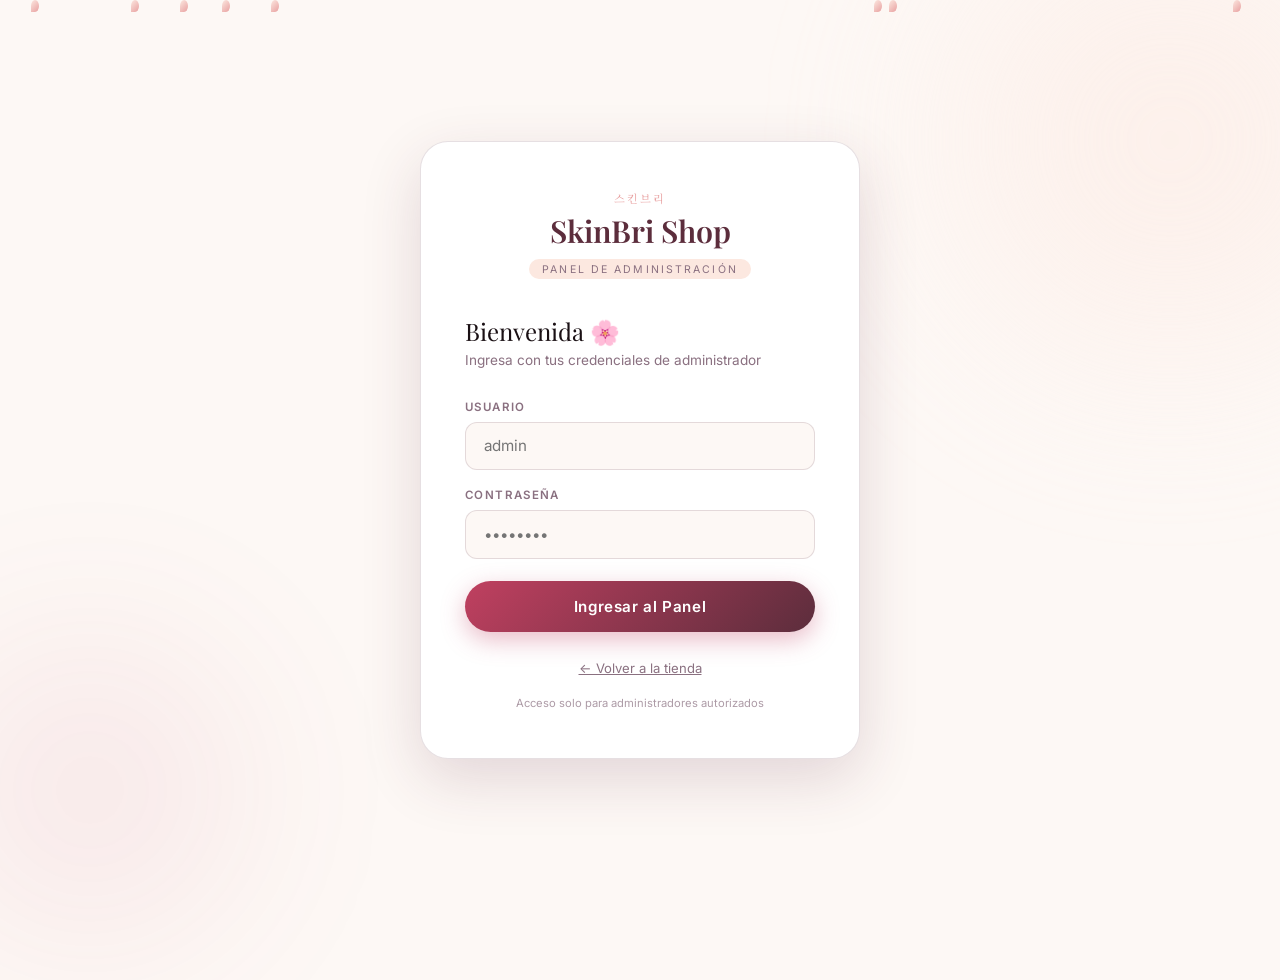
<file: login.html>
<!DOCTYPE html>
<html lang="es">
<head>
  <meta charset="UTF-8">
  <meta name="viewport" content="width=device-width, initial-scale=1.0">
  <title>SkinBri Shop — Acceso Admin</title>
  <link rel="preconnect" href="https://fonts.googleapis.com">
  <link href="https://fonts.googleapis.com/css2?family=Playfair+Display:ital,wght@0,400;0,600;1,400&family=Inter:wght@300;400;500;600&family=Noto+Serif+KR:wght@200;300&display=swap" rel="stylesheet">
  <style>
    :root{
      --white:#fff; --cream:#fdf8f5; --blush:#fce8e0;
      --rose:#e8a0a0; --rose-deep:#c04060; --plum:#5c2d3c; --plum-2:#7a3d50;
      --text:#1a1014; --text-3:#8a7080; --border:rgba(90,40,60,.15);
      --shadow:0 20px 60px rgba(90,40,60,.16);
      --font-d:'Playfair Display',serif; --font:'Inter',sans-serif; --font-kr:'Noto Serif KR',serif;
      --t:.3s;
    }
    *,*::before,*::after{box-sizing:border-box;margin:0;padding:0}
    body{
      background:var(--cream);font-family:var(--font);min-height:100vh;
      display:flex;align-items:center;justify-content:center;
      position:relative;overflow:hidden;
    }
    /* Background blobs */
    .bg-blob{position:absolute;border-radius:50%;filter:blur(80px);pointer-events:none;z-index:0}
    .b1{width:520px;height:520px;background:radial-gradient(circle,#fce8e0,transparent);top:-120px;right:-150px;opacity:.6}
    .b2{width:380px;height:380px;background:radial-gradient(circle,rgba(192,64,96,.2),transparent);bottom:-80px;left:-100px;opacity:.5}
    /* Card */
    .card{
      background:var(--white);border-radius:28px;
      padding:3rem 2.75rem;width:min(440px,94vw);
      box-shadow:var(--shadow);border:1px solid var(--border);
      position:relative;z-index:1;
      animation:slideUp .7s cubic-bezier(.25,.46,.45,.94) both;
    }
    @keyframes slideUp{from{opacity:0;transform:translateY(32px)}to{opacity:1;transform:translateY(0)}}
    .card-logo{text-align:center;margin-bottom:2.25rem}
    .cl-kr{font-family:var(--font-kr);font-size:.7rem;color:var(--rose);letter-spacing:.2em;display:block;margin-bottom:4px}
    .cl-en{font-family:var(--font-d);font-size:1.9rem;font-weight:600;color:var(--plum)}
    .cl-tag{display:inline-block;margin-top:.5rem;font-size:.66rem;letter-spacing:.2em;color:var(--text-3);background:var(--blush);padding:.22rem .8rem;border-radius:20px;text-transform:uppercase}
    .card h1{font-family:var(--font-d);font-size:1.5rem;font-weight:400;color:var(--text);margin-bottom:.3rem}
    .card-sub{font-size:.85rem;color:var(--text-3);margin-bottom:2rem}
    .error-box{background:#fef2f2;border:1px solid #fecaca;color:#dc2626;border-radius:10px;padding:.7rem 1rem;font-size:.84rem;margin-bottom:1.1rem;display:none}
    .field{margin-bottom:1.15rem}
    .field label{display:block;font-size:.72rem;font-weight:600;letter-spacing:.12em;color:var(--text-3);text-transform:uppercase;margin-bottom:.5rem}
    .field input{
      width:100%;padding:.85rem 1.1rem;
      border:1.5px solid var(--border);border-radius:12px;
      font-family:var(--font);font-size:.95rem;color:var(--text);
      background:var(--cream);transition:border-color var(--t),box-shadow var(--t);
    }
    .field input:focus{border-color:var(--rose);box-shadow:0 0 0 3px rgba(212,112,122,.12);outline:none;background:#fff}
    .btn-login{
      width:100%;margin-top:.25rem;
      background:linear-gradient(135deg,var(--rose-deep),var(--plum));
      color:#fff;padding:1rem;border-radius:50px;border:none;
      font-family:var(--font);font-size:.95rem;font-weight:600;
      letter-spacing:.04em;cursor:pointer;
      transition:transform var(--t),box-shadow var(--t);
      box-shadow:0 8px 24px rgba(192,64,96,.35);
    }
    .btn-login:hover{transform:translateY(-2px);box-shadow:0 16px 40px rgba(192,64,96,.45)}
    .btn-login:disabled{opacity:.6;transform:none;cursor:not-allowed}
    .spin{width:18px;height:18px;border:2px solid rgba(255,255,255,.35);border-top-color:#fff;border-radius:50%;animation:spinning .7s linear infinite;display:inline-block;margin-right:.5rem}
    @keyframes spinning{to{transform:rotate(360deg)}}
    .back-link{display:block;text-align:center;margin-top:1.75rem;font-size:.82rem;color:var(--text-3);transition:color var(--t)}
    .back-link:hover{color:var(--rose-deep)}
    .footer-note{text-align:center;margin-top:1.25rem;font-size:.7rem;color:var(--text-3);opacity:.7}
  </style>
</head>
<body>
  <div class="bg-blob b1"></div>
  <div class="bg-blob b2"></div>

  <div class="card">
    <div class="card-logo">
      <span class="cl-kr">스킨브리</span>
      <div class="cl-en">SkinBri Shop</div>
      <span class="cl-tag">Panel de Administración</span>
    </div>

    <h1>Bienvenida 🌸</h1>
    <p class="card-sub">Ingresa con tus credenciales de administrador</p>

    <div class="error-box" id="errorBox"></div>

    <div class="field">
      <label>Usuario</label>
      <input type="text" id="userInp" placeholder="admin" autocomplete="off">
    </div>
    <div class="field">
      <label>Contraseña</label>
      <input type="password" id="passInp" placeholder="••••••••" autocomplete="off">
    </div>

    <button class="btn-login" id="loginBtn">
      <span class="spin" id="loginSpin" style="display:none"></span>
      <span id="loginText">Ingresar al Panel</span>
    </button>

    <a href="../index.html" class="back-link">← Volver a la tienda</a>
    <p class="footer-note">Acceso solo para administradores autorizados</p>
  </div>

  <script>
    // ═══════════════════════════════════════════════════════════════
    //  CREDENCIALES FIJAS
    //  usuario: admin
    //  contraseña: admin
    // ═══════════════════════════════════════════════════════════════
    
    const FIXED_USER = 'admin';
    const FIXED_PASS = 'admin';
    
    // Verificar si ya hay sesión activa
    const isLoggedIn = sessionStorage.getItem('admin_logged_in');
    if (isLoggedIn === 'true') {
      window.location.href = 'dashboard.html';
    }
    
    // DOM elements
    const userInp = document.getElementById('userInp');
    const passInp = document.getElementById('passInp');
    const loginBtn = document.getElementById('loginBtn');
    const loginSpin = document.getElementById('loginSpin');
    const loginText = document.getElementById('loginText');
    const errorBox = document.getElementById('errorBox');
    
    // Función para mostrar error
    function showError(msg) {
      errorBox.textContent = '⚠️ ' + msg;
      errorBox.style.display = 'block';
      setTimeout(() => {
        errorBox.style.display = 'none';
      }, 3000);
    }
    
    // Función de login
    function doLogin() {
      const username = userInp.value.trim();
      const password = passInp.value;
      
      // Validar campos
      if (!username || !password) {
        showError('Por favor completa todos los campos');
        return;
      }
      
      // Validar credenciales
      if (username === FIXED_USER && password === FIXED_PASS) {
        // Login exitoso
        sessionStorage.setItem('admin_logged_in', 'true');
        sessionStorage.setItem('admin_user', username);
        
        // Mostrar loading
        loginBtn.disabled = true;
        loginSpin.style.display = 'inline-block';
        loginText.textContent = 'Ingresando...';
        
        // Redirigir al dashboard
        setTimeout(() => {
          window.location.href = 'dashboard.html';
        }, 500);
      } else {
        showError('Usuario o contraseña incorrectos');
      }
    }
    
    // Eventos
    loginBtn.addEventListener('click', doLogin);
    
    // Enter key
    passInp.addEventListener('keypress', (e) => {
      if (e.key === 'Enter') doLogin();
    });
    userInp.addEventListener('keypress', (e) => {
      if (e.key === 'Enter') passInp.focus();
    });
    
    // Pequeño efecto de pétalos
    function createPetals() {
      const petalsContainer = document.createElement('div');
      petalsContainer.style.position = 'absolute';
      petalsContainer.style.inset = '0';
      petalsContainer.style.overflow = 'hidden';
      petalsContainer.style.pointerEvents = 'none';
      petalsContainer.style.zIndex = '0';
      document.body.appendChild(petalsContainer);
      
      for (let i = 0; i < 8; i++) {
        const petal = document.createElement('div');
        petal.style.position = 'absolute';
        petal.style.width = '8px';
        petal.style.height = '12px';
        petal.style.background = 'linear-gradient(135deg, #fce8e0, #e8a0a0)';
        petal.style.borderRadius = '50% 50% 50% 0';
        petal.style.left = Math.random() * 100 + '%';
        petal.style.animation = `petalFall ${8 + Math.random() * 5}s linear infinite`;
        petal.style.animationDelay = `-${Math.random() * 10}s`;
        petalsContainer.appendChild(petal);
      }
    }
    
    // Agregar keyframes dinámicamente
    const style = document.createElement('style');
    style.textContent = `
      @keyframes petalFall {
        0% { transform: translateY(-20px) rotate(0deg); opacity: 0; }
        10% { opacity: 0.6; }
        90% { opacity: 0.3; }
        100% { transform: translateY(100vh) rotate(720deg); opacity: 0; }
      }
    `;
    document.head.appendChild(style);
    
    createPetals();
  </script>
</body>
</html>
</file>
